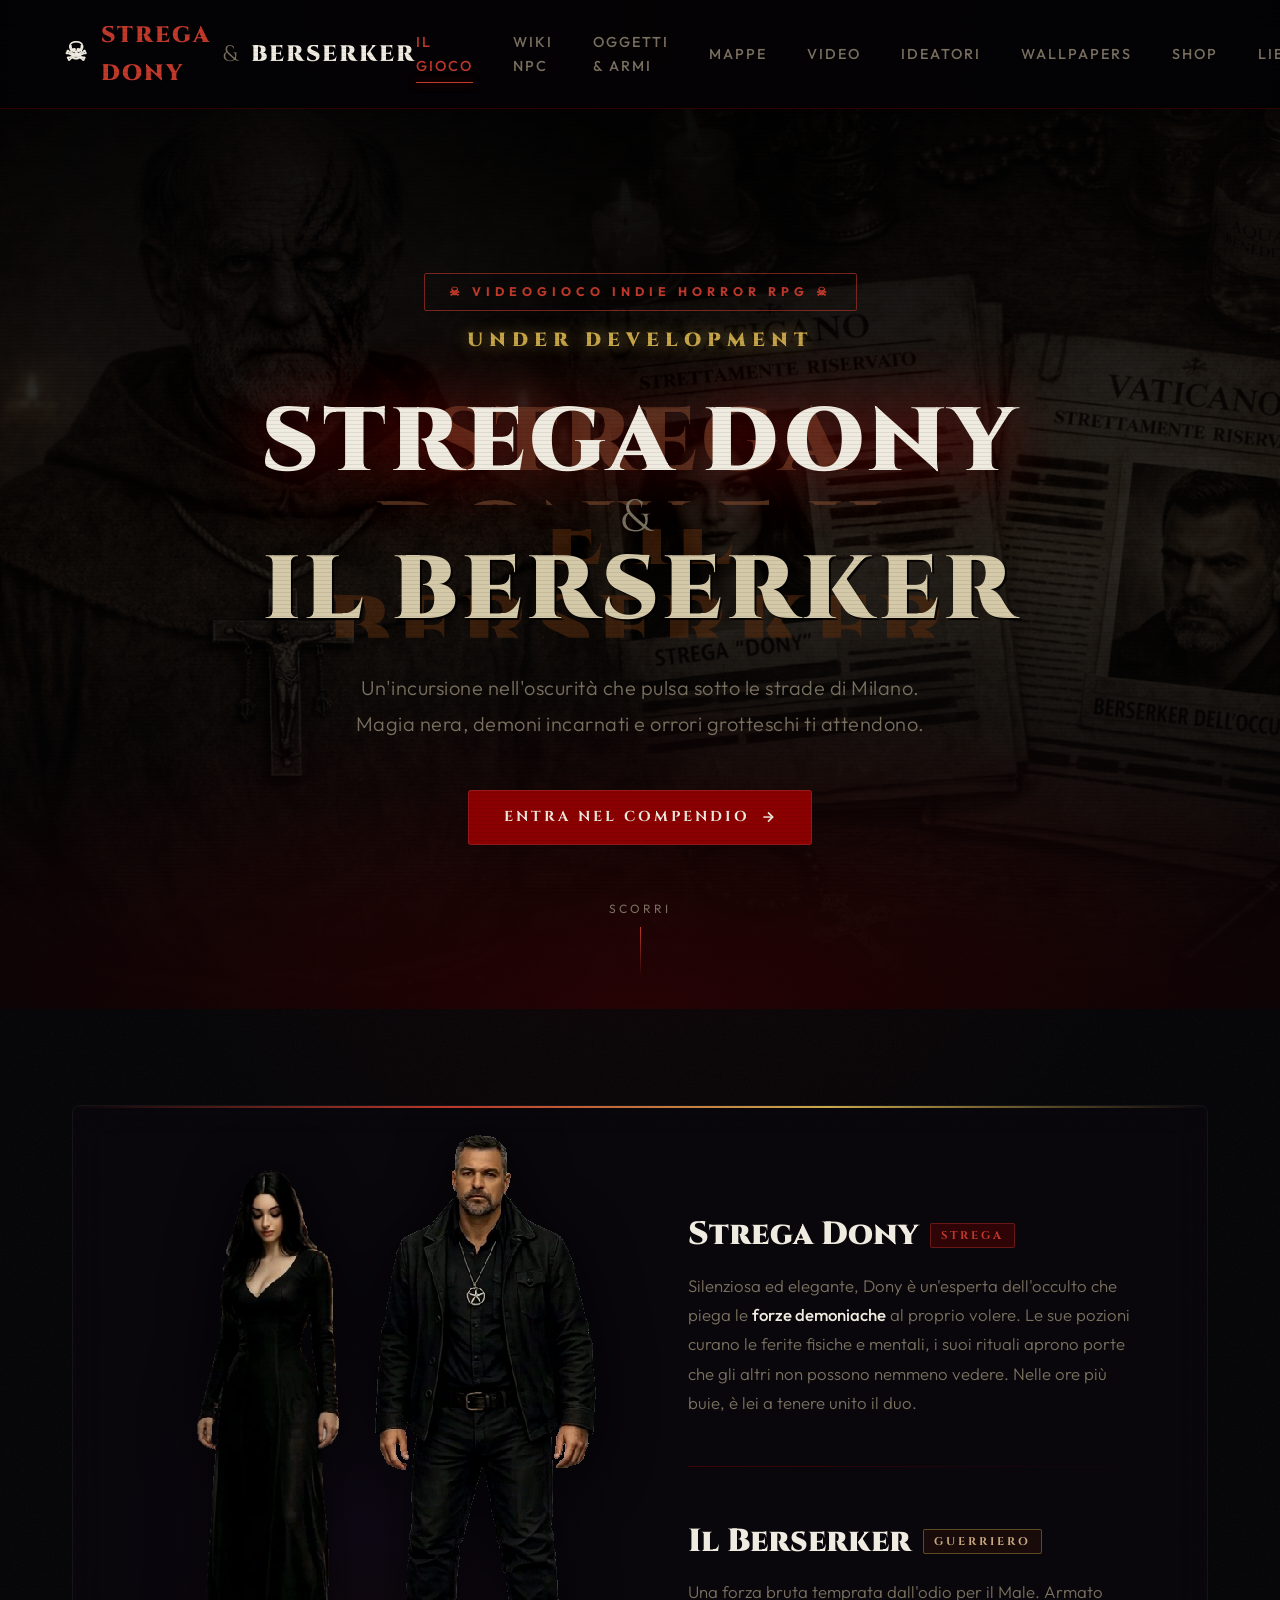
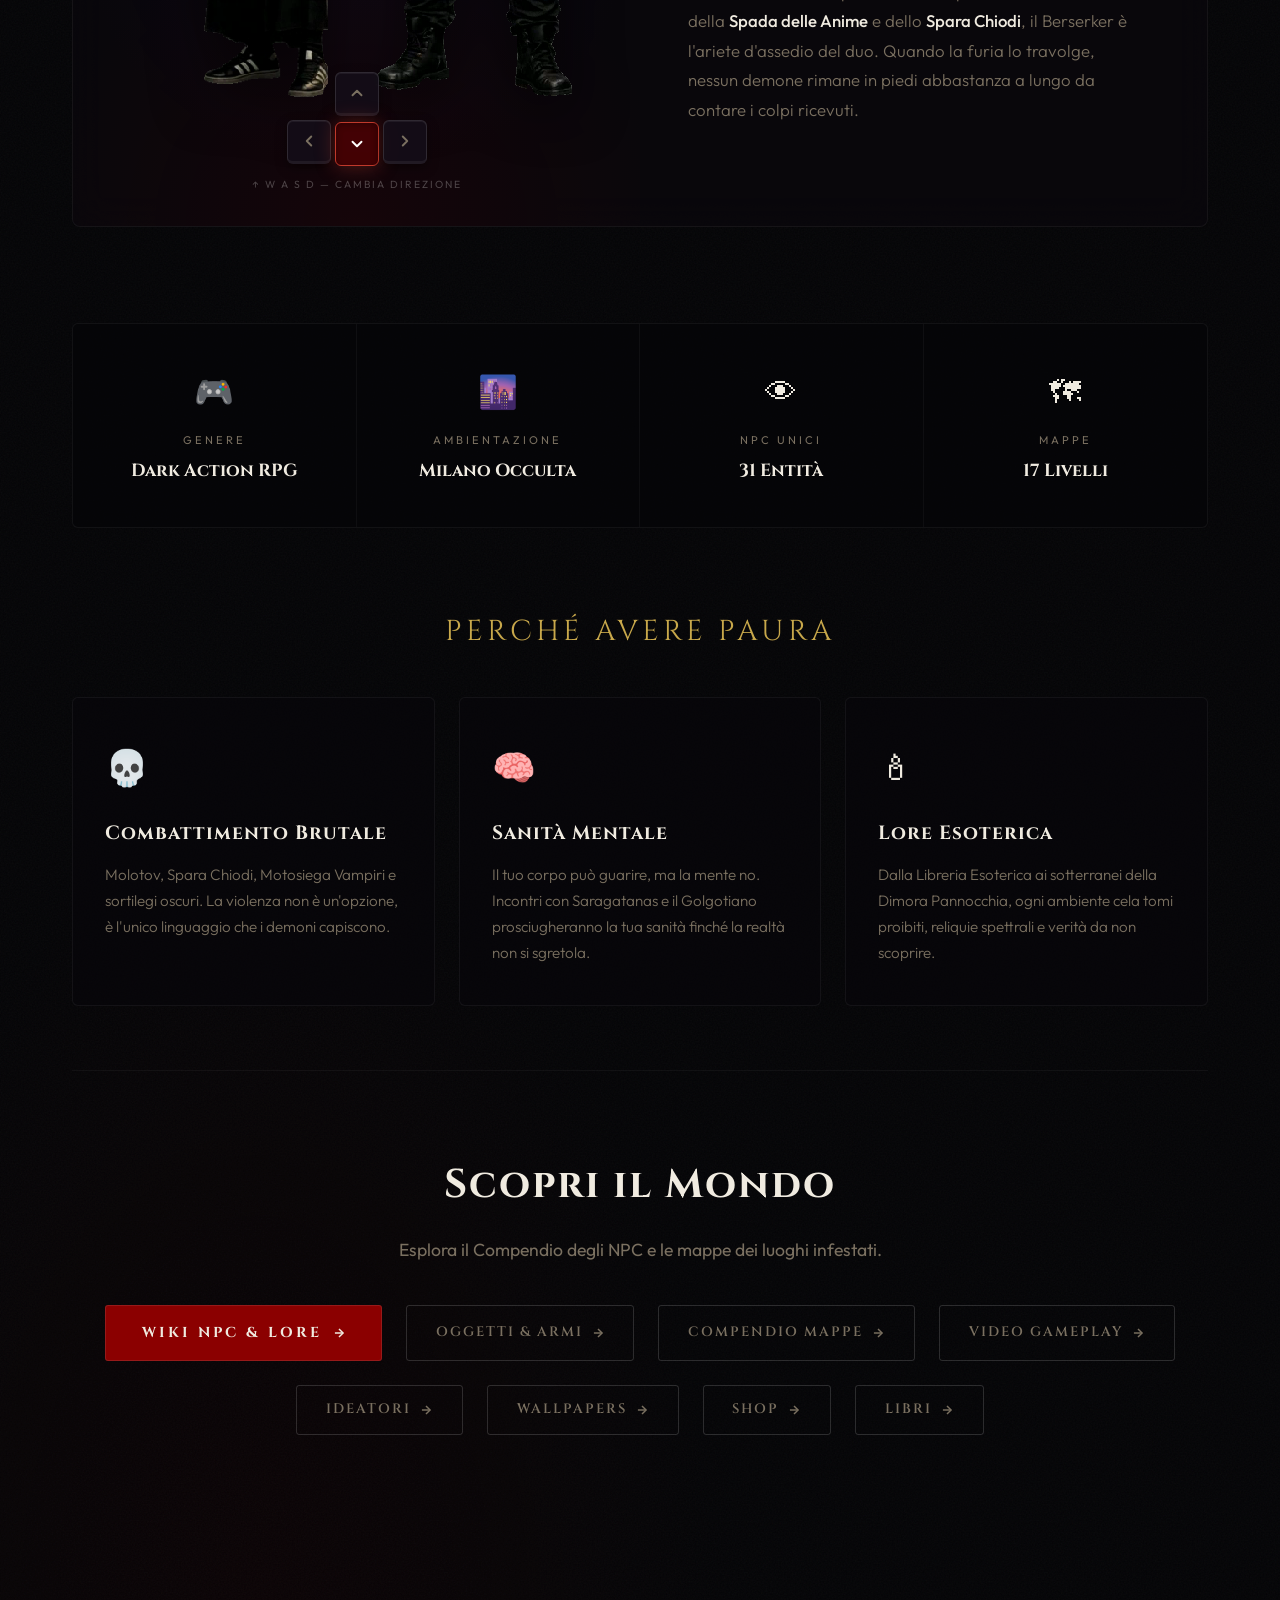
<file: index.html>
<!DOCTYPE html>
<html lang="it">
<head>
    <meta charset="UTF-8">
    <meta name="viewport" content="width=device-width, initial-scale=1.0">
    <title>Strega Dony e il Berserker — Videogioco Horror RPG Indie</title>
    <meta name="description" content="Sito ufficiale di Strega Dony e il Berserker, il videogioco indie Horror RPG ambientato in una Milano corrotta da forze demoniache.">
    <link rel="stylesheet" href="shared.css">
    <style>
        /* ── HERO ────────────────────────────────────────────── */
        .hero {
            position: relative;
            min-height: 100vh;
            display: flex;
            flex-direction: column;
            align-items: center;
            justify-content: center;
            text-align: center;
            overflow: hidden;
            padding: 2rem;
        }

        /* Animated background */
        .hero-bg {
            position: absolute;
            inset: 0;
            background: url('images/hero_bg.png') center/cover no-repeat;
            filter: brightness(0.2) saturate(0.5);
            transform: scale(1.05);
            animation: hero-drift 20s ease-in-out infinite alternate;
            z-index: 0;
        }

        @keyframes hero-drift {
            from { transform: scale(1.05) translate(0, 0); }
            to   { transform: scale(1.12) translate(-15px, -8px); }
        }

        /* Fog layers */
        .hero-fog {
            position: absolute;
            inset: 0;
            z-index: 1;
            background:
                radial-gradient(ellipse 120% 60% at 50% 100%, rgba(139,0,0,0.25) 0%, transparent 60%),
                radial-gradient(ellipse 80% 50% at 50% 0%, rgba(0,0,0,0.7) 0%, transparent 80%),
                linear-gradient(to top, rgba(3,3,5,0.95) 0%, transparent 50%, rgba(3,3,5,0.4) 100%);
        }

        /* Blood particles */
        .particles { position: absolute; inset: 0; z-index: 2; pointer-events: none; }
        .particle {
            position: absolute;
            width: 2px;
            background: linear-gradient(to bottom, var(--blood-bright), transparent);
            border-radius: 2px;
            animation: drip-fall linear infinite;
            opacity: 0;
        }

        @keyframes drip-fall {
            0%   { opacity: 0; transform: translateY(-20px); }
            10%  { opacity: 0.7; }
            90%  { opacity: 0.4; }
            100% { opacity: 0; transform: translateY(200px); }
        }

        .hero-content {
            position: relative;
            z-index: 3;
            max-width: 900px;
        }

        .game-badge {
            display: inline-block;
            font-size: 0.78rem;
            font-weight: 700;
            letter-spacing: 5px;
            text-transform: uppercase;
            color: var(--blood-bright);
            border: 1px solid rgba(192,57,43,0.6);
            padding: 0.45rem 1.5rem;
            border-radius: 2px;
            margin-bottom: 0.8rem;
            animation: badge-pulse 2.5s ease-in-out infinite;
        }

        @keyframes badge-pulse {
            0%,100% { box-shadow: 0 0 0 0 rgba(192,57,43,0.4); }
            50%      { box-shadow: 0 0 20px 6px rgba(192,57,43,0.15), inset 0 0 10px rgba(192,57,43,0.1); }
        }

        .dev-badge {
            display: block;
            font-family: 'Cinzel', serif;
            font-size: 1.2rem;
            font-weight: 900;
            letter-spacing: 6px;
            text-transform: uppercase;
            color: var(--accent-gold);
            margin-bottom: 2.5rem;
            text-shadow: 0 0 15px rgba(200,168,75,0.6);
            animation: title-flicker 4s ease-in-out infinite;
        }

        .hero h1 {
            font-family: 'Cinzel', serif;
            font-size: clamp(3rem, 7vw, 6.5rem);
            font-weight: 900;
            text-transform: uppercase;
            letter-spacing: 4px;
            line-height: 1.05;
            margin-bottom: 0.4rem;
            color: var(--text-bright);
            position: relative;
        }

        .hero h1 .title-line1 {
            display: block;
            text-shadow: 0 0 60px var(--blood-glow), 0 0 120px rgba(139,0,0,0.4);
            animation: title-flicker 8s ease-in-out infinite;
        }

        .hero h1 .title-and {
            display: block;
            font-size: 0.5em;
            color: var(--text-dim);
            letter-spacing: 10px;
            font-weight: 400;
            margin: 0.2rem 0;
        }

        .hero h1 .title-line2 {
            display: block;
            color: var(--bone);
            text-shadow: 2px 2px 0px rgba(0,0,0,0.8);
        }

        @keyframes title-flicker {
            0%,95%,100% { opacity: 1; }
            96%           { opacity: 0.7; }
            97%           { opacity: 1; }
            98%           { opacity: 0.5; }
            99%           { opacity: 1; }
        }

        .hero-sub {
            color: var(--text-dim);
            font-size: 1.25rem;
            font-weight: 300;
            max-width: 650px;
            margin: 2rem auto 3rem;
            letter-spacing: 0.5px;
            line-height: 1.8;
        }

        .hero-cta {
            display: inline-flex;
            align-items: center;
            gap: 10px;
            background: var(--blood-red);
            color: var(--text-bright);
            padding: 0.9rem 2.2rem;
            font-size: 0.9rem;
            font-weight: 700;
            font-family: 'Cinzel', serif;
            text-decoration: none;
            text-transform: uppercase;
            letter-spacing: 3px;
            border-radius: 3px;
            transition: all 0.4s;
            position: relative;
            overflow: hidden;
            border: 1px solid rgba(255,255,255,0.1);
        }

        .hero-cta::before {
            content: '';
            position: absolute;
            inset: 0;
            background: linear-gradient(45deg, transparent 30%, rgba(255,255,255,0.07) 50%, transparent 70%);
            transform: translateX(-100%);
            transition: transform 0.5s;
        }

        .hero-cta:hover::before { transform: translateX(100%); }
        .hero-cta:hover {
            background: var(--blood-bright);
            box-shadow: 0 0 30px var(--blood-glow), 0 12px 40px rgba(0,0,0,0.6);
            transform: translateY(-4px);
        }

        /* Scroll indicator */
        .scroll-hint {
            position: absolute;
            bottom: 2rem;
            left: 50%;
            transform: translateX(-50%);
            z-index: 3;
            color: var(--text-dim);
            font-size: 0.75rem;
            letter-spacing: 3px;
            text-transform: uppercase;
            display: flex;
            flex-direction: column;
            align-items: center;
            gap: 8px;
            animation: bounce 2.5s ease-in-out infinite;
        }

        @keyframes bounce {
            0%,100% { transform: translateX(-50%) translateY(0); }
            50%      { transform: translateX(-50%) translateY(10px); }
        }

        .scroll-hint::after {
            content: '';
            width: 1px;
            height: 50px;
            background: linear-gradient(to bottom, var(--blood-bright), transparent);
        }

        /* ── CONTAINER ────────────────────────────────────────── */
        .container {
            max-width: 1200px;
            margin: 0 auto;
            padding: 0 2rem 6rem;
        }

        /* ── PLAYERS SECTION ──────────────────────────────────── */
        .players-section {
            position: relative;
            margin: 6rem 0;
            border: 1px solid rgba(255,255,255,0.05);
            border-radius: 8px;
            overflow: hidden;
            background: var(--bg-surface);
            backdrop-filter: blur(20px);
            display: grid;
            grid-template-columns: 1fr 1fr;
        }

        .players-section::before {
            content: '';
            position: absolute;
            top: 0; left: 0; right: 0;
            height: 2px;
            background: linear-gradient(90deg, transparent, var(--blood-bright), var(--accent-gold), transparent);
        }

        /* ── SPRITE ANIMATION PANEL ───────────────────────────── */
        .sprite-panel {
            position: relative;
            min-height: 720px;
            display: flex;
            flex-direction: column;
            align-items: center;
            justify-content: flex-end;
            padding-bottom: 2rem;
            background: radial-gradient(ellipse 80% 60% at 50% 100%, rgba(80,0,0,0.18) 0%, transparent 70%),
                        radial-gradient(ellipse 60% 40% at 50% 60%, rgba(20,10,30,0.5) 0%, transparent 80%);
            /* overflow rimosso per non tagliare le teste in upscale */
        }

        .sprite-stage {
            position: relative;
            display: flex;
            align-items: flex-end;
            justify-content: center;
            z-index: 1;
            flex: 1;
            width: 100%;
            padding-top: 2rem;
            /* overflow rimosso per permettere sovrapposizione verso il basso */
        }

        .stage-canvas {
            image-rendering: pixelated;
            image-rendering: crisp-edges;
            display: block;
            max-height: 540px;
            width: auto;
            max-width: 100%;
            filter: drop-shadow(0 8px 24px rgba(0,0,0,0.6));
            transform: scale(1.15);
            transform-origin: bottom center;
            margin-bottom: -60px; /* Abbassa i personaggi sotto il controller WASD */
        }

        /* ── WASD CONTROLLER ──────────────────────────────────── */
        .wasd-controller {
            position: relative;
            z-index: 2;
            display: flex;
            flex-direction: column;
            align-items: center;
            gap: 4px;
            margin-top: 1.2rem;
        }

        .wasd-row {
            display: flex;
            gap: 4px;
        }

        .wasd-key {
            width: 44px;
            height: 44px;
            background: rgba(20,15,25,0.85);
            border: 1px solid rgba(255,255,255,0.12);
            border-bottom: 3px solid rgba(255,255,255,0.06);
            border-radius: 6px;
            display: flex;
            align-items: center;
            justify-content: center;
            font-family: 'Cinzel', serif;
            font-size: 0.85rem;
            font-weight: 700;
            color: var(--text-dim);
            cursor: pointer;
            transition: all 0.12s;
            user-select: none;
            backdrop-filter: blur(4px);
            box-shadow: 0 4px 12px rgba(0,0,0,0.4), inset 0 1px 0 rgba(255,255,255,0.06);
        }

        .wasd-key:hover {
            color: var(--text-bright);
            border-color: rgba(192,57,43,0.5);
            background: rgba(40,15,20,0.9);
            box-shadow: 0 4px 16px rgba(139,0,0,0.3), inset 0 1px 0 rgba(255,255,255,0.1);
        }

        .wasd-key.active {
            background: rgba(100,0,0,0.6);
            border-color: var(--blood-bright);
            color: #fff;
            transform: translateY(2px);
            border-bottom-width: 1px;
            box-shadow: 0 0 20px rgba(192,57,43,0.4), inset 0 2px 6px rgba(0,0,0,0.3);
        }

        .wasd-key svg {
            width: 18px;
            height: 18px;
            stroke: currentColor;
            fill: none;
            stroke-width: 2.5;
            stroke-linecap: round;
            stroke-linejoin: round;
        }

        .wasd-hint {
            font-size: 0.65rem;
            letter-spacing: 2px;
            text-transform: uppercase;
            color: rgba(255,255,255,0.25);
            margin-top: 0.5rem;
        }

        .players-text-side {
            padding: 4rem 4rem 4rem 3rem;
            display: flex;
            flex-direction: column;
            justify-content: center;
            gap: 3rem;
        }

        .player-entry { position: relative; }

        .player-name {
            font-family: 'Cinzel', serif;
            font-size: 2rem;
            font-weight: 900;
            color: var(--text-bright);
            margin-bottom: 0.5rem;
            display: flex;
            align-items: center;
            gap: 12px;
        }

        .player-tag {
            font-size: 0.7rem;
            font-weight: 700;
            letter-spacing: 3px;
            text-transform: uppercase;
            padding: 2px 10px;
            border-radius: 2px;
            vertical-align: middle;
        }

        .tag-witch  { background: rgba(139,0,0,0.3); color: var(--blood-bright); border: 1px solid rgba(192,57,43,0.4); }
        .tag-berserk { background: rgba(50,20,10,0.4); color: var(--flesh); border: 1px solid rgba(200,168,75,0.4); }

        .player-desc {
            color: var(--text-dim);
            font-size: 1.05rem;
            font-weight: 300;
            line-height: 1.75;
        }

        .player-desc strong { color: var(--text-bright); font-weight: 500; }

        .player-divider {
            height: 1px;
            background: linear-gradient(90deg, var(--blood-red), transparent);
            opacity: 0.4;
        }

        /* ── GAME INFO STRIP ──────────────────────────────────── */
        .info-strip {
            display: grid;
            grid-template-columns: repeat(4, 1fr);
            gap: 0;
            border: 1px solid rgba(255,255,255,0.05);
            border-radius: 6px;
            overflow: hidden;
            margin: 5rem 0;
            background: rgba(5,5,8,0.8);
        }

        .info-cell {
            padding: 2.5rem 2rem;
            text-align: center;
            border-right: 1px solid rgba(255,255,255,0.04);
            transition: background 0.3s;
        }

        .info-cell:last-child { border-right: none; }
        .info-cell:hover { background: rgba(139,0,0,0.08); }

        .info-cell .ic-icon { font-size: 2rem; margin-bottom: 0.8rem; display: block; }
        .info-cell .ic-label { font-size: 0.7rem; text-transform: uppercase; letter-spacing: 3px; color: var(--text-dim); margin-bottom: 0.4rem; }
        .info-cell .ic-val { font-family: 'Cinzel', serif; font-size: 1.1rem; color: var(--text-bright); font-weight: 700; }

        /* ── FEATURES ─────────────────────────────────────────── */
        .features-title {
            font-family: 'Cinzel', serif;
            font-size: 1.8rem;
            color: var(--accent-gold);
            text-align: center;
            text-transform: uppercase;
            letter-spacing: 4px;
            margin: 4rem 0 2.5rem;
        }

        .features-grid {
            display: grid;
            grid-template-columns: repeat(3, 1fr);
            gap: 1.5rem;
        }

        .feat-card {
            background: rgba(8,6,10,0.7);
            border: 1px solid rgba(255,255,255,0.05);
            border-radius: 6px;
            padding: 2.5rem 2rem;
            transition: all 0.4s;
            position: relative;
            overflow: hidden;
        }

        .feat-card::before {
            content: '';
            position: absolute;
            top: 0; left: 0; right: 0;
            height: 2px;
            background: linear-gradient(90deg, transparent, var(--blood-red), transparent);
            transform: scaleX(0);
            transition: transform 0.4s;
        }

        .feat-card:hover { transform: translateY(-8px); background: rgba(15,8,10,0.85); border-color: rgba(192,57,43,0.2); }
        .feat-card:hover::before { transform: scaleX(1); }

        .feat-icon { font-size: 2.2rem; margin-bottom: 1.2rem; display: block; }
        .feat-card h3 { font-family: 'Cinzel', serif; color: var(--text-bright); font-size: 1.2rem; margin-bottom: 0.8rem; letter-spacing: 1px; }
        .feat-card p  { color: var(--text-dim); font-size: 0.95rem; font-weight: 300; line-height: 1.7; }

        /* ── CTA STRIP ────────────────────────────────────────── */
        .cta-strip {
            text-align: center;
            padding: 5rem 2rem;
            border-top: 1px solid rgba(255,255,255,0.04);
            margin-top: 4rem;
        }

        .cta-strip h2 { font-family: 'Cinzel', serif; font-size: 2.5rem; color: var(--text-bright); margin-bottom: 1rem; letter-spacing: 2px; }
        .cta-strip p  { color: var(--text-dim); margin-bottom: 2.5rem; font-size: 1.1rem; }

        .cta-strip-links { display: flex; gap: 1.5rem; justify-content: center; flex-wrap: wrap; }

        .cta-outline {
            display: inline-flex; align-items: center; gap: 8px;
            background: transparent; color: var(--text-dim);
            border: 1px solid rgba(255,255,255,0.15);
            padding: 0.8rem 1.8rem; font-size: 0.85rem; font-weight: 600;
            font-family: 'Cinzel', serif;
            text-decoration: none; text-transform: uppercase;
            letter-spacing: 2px; border-radius: 3px;
            transition: all 0.35s;
        }

        .cta-outline:hover { color: var(--text-bright); border-color: var(--accent-gold); box-shadow: 0 0 20px rgba(200,168,75,0.15); }

        /* ── RESPONSIVE ───────────────────────────────────────── */
        @media (max-width: 1000px) {
            .players-section { grid-template-columns: 1fr; }
            .sprite-panel { min-height: 650px; } /* Aumentato per iPad per contenere i personaggi grandi */
            .stage-canvas { max-height: 450px; margin-bottom: -40px; transform: scale(1.2); }
            .players-text-side { padding: 3rem 2rem; }
            .info-strip { grid-template-columns: repeat(2, 1fr); }
            .features-grid { grid-template-columns: 1fr 1fr; }
        }

        @media (max-width: 640px) {
            .container { padding: 0 1rem 4rem; }
            .players-section { overflow: visible; }
            .features-grid { grid-template-columns: 1fr; }
            .info-strip { grid-template-columns: repeat(2,1fr); }
            .hero h1 { font-size: 2.8rem; }
            .sprite-panel { min-height: 600px; }
            .sprite-stage { padding-top: 140px; }
            /* Mobile bottleneck: limit canvas width so 1.4 scale doesn't exceed screen, remove overflow crop */
            .stage-canvas { 
                max-width: calc(95vw / 1.4); 
                max-height: 350px; 
                margin-bottom: 0px; 
                transform: scale(1.4); 
            }
            .wasd-key { width: 38px; height: 38px; font-size: 0.75rem; }
        }

        /* ── SUORA NERA — scroll-driven sprite, right edge ────────── */
        #suora-nera-sprite {
            position: fixed;
            right: 0;
            /* centrata verticalmente */
            top: 50%;
            /* transform controllata via JS — nessuna transition qui per evitare conflitti */
            transform: translateY(-50%) translateX(110%);
            z-index: 8888;
            pointer-events: none;
            height: clamp(420px, 75vh, 900px);
            width: auto;
            opacity: 0;
            /* transizione morbida per position e opacity */
            transition: transform 0.18s linear,
                        opacity  0.18s linear;
            image-rendering: pixelated;
            image-rendering: crisp-edges;
            filter: drop-shadow(-8px 0 20px rgba(60,0,0,0.6))
                    drop-shadow(0 4px 12px rgba(0,0,0,0.8));
        }
        /* Tablet (iPad) */
        @media (min-width: 641px) and (max-width: 1024px) {
            #suora-nera-sprite {
                height: clamp(180px, 32vh, 360px);
            }
        }
        /* Mobile */
        @media (max-width: 640px) {
            #suora-nera-sprite {
                height: clamp(330px, 65vh, 600px);
            }
        }
    </style>
</head>
<body>

    <!-- ── SUORA NERA — scroll sprite right edge ────────────────── -->
    <canvas id="suora-nera-sprite" aria-hidden="true"></canvas>

    <!-- ── NAV ──────────────────────────────────────────────── -->
    <nav>
        <a href="index.html" class="nav-brand">
            <span class="skull">☠</span>
            <span class="brand-red">STREGA DONY</span>
            <span class="brand-amp">&amp;</span>
            BERSERKER
        </a>
        <div class="nav-links">
            <a href="index.html" class="active">Il Gioco</a>
            <a href="compendio.html">Wiki NPC</a>
            <a href="oggetti.html">Oggetti &amp; Armi</a>
            <a href="mappe.html">Mappe</a>
                    <a href="video.html">Video</a>
            <a href="ideatori.html">Ideatori</a>
            <a href="wallpapers.html">Wallpapers</a>
            <a href="shop.html">Shop</a>
            <a href="libri.html">Libri</a>
        </div>
    </nav>

    <!-- ── HERO ─────────────────────────────────────────────── -->
    <header class="hero">
        <div class="hero-bg"></div>
        <div class="hero-fog"></div>

        <!-- Blood drip particles -->
        <div class="particles" id="particles"></div>

        <div class="hero-content">
            <div class="game-badge">☠ Videogioco Indie Horror RPG ☠</div>
            <div class="dev-badge">UNDER DEVELOPMENT</div>
            <h1 class="glitch-title" data-text="STREGA DONY E IL BERSERKER">
                <span class="title-line1">STREGA DONY</span>
                <span class="title-and">&amp;</span>
                <span class="title-line2">IL BERSERKER</span>
            </h1>
            <p class="hero-sub">
                Un'incursione nell'oscurità che pulsa sotto le strade di Milano.<br>
                Magia nera, demoni incarnati e orrori grotteschi ti attendono.
            </p>
            <a href="compendio.html" class="hero-cta">
                Entra nel Compendio
                <svg width="16" height="16" viewBox="0 0 24 24" fill="none" stroke="currentColor" stroke-width="2.5"><line x1="5" y1="12" x2="19" y2="12"/><polyline points="12 5 19 12 12 19"/></svg>
            </a>
        </div>

        <div class="scroll-hint">Scorri</div>
    </header>

    <!-- ── CONTAINER ─────────────────────────────────────────── -->
    <main class="container">

        <!-- PLAYERS -->
        <section class="players-section">

            <!-- SPRITE ANIMATION PANEL -->
            <div class="sprite-panel" id="spritePanel">
                <div class="sprite-stage">
                    <canvas id="stageCanvas" class="stage-canvas" aria-label="Dony e Berserker animati"></canvas>
                </div>

                <!-- WASD Controller -->
                <div class="wasd-controller">
                    <div class="wasd-row">
                        <div class="wasd-key" id="key-w" data-dir="n" title="Nord">
                            <svg viewBox="0 0 24 24"><polyline points="18 15 12 9 6 15"/></svg>
                        </div>
                    </div>
                    <div class="wasd-row">
                        <div class="wasd-key" id="key-a" data-dir="w" title="Ovest">
                            <svg viewBox="0 0 24 24"><polyline points="15 18 9 12 15 6"/></svg>
                        </div>
                        <div class="wasd-key" id="key-s" data-dir="s" title="Sud">
                            <svg viewBox="0 0 24 24"><polyline points="6 9 12 15 18 9"/></svg>
                        </div>
                        <div class="wasd-key" id="key-d" data-dir="e" title="Est">
                            <svg viewBox="0 0 24 24"><polyline points="9 18 15 12 9 6"/></svg>
                        </div>
                    </div>
                    <p class="wasd-hint">↑ W A S D — cambia direzione</p>
                </div>
            </div>

            <div class="players-text-side">
                <div class="player-entry">
                    <h2 class="player-name">
                        Strega Dony
                        <span class="player-tag tag-witch">Strega</span>
                    </h2>
                    <p class="player-desc">
                        Silenziosa ed elegante, Dony è un'esperta dell'occulto che piega le <strong>forze demoniache</strong> al proprio volere. Le sue pozioni curano le ferite fisiche e mentali, i suoi rituali aprono porte che gli altri non possono nemmeno vedere. Nelle ore più buie, è lei a tenere unito il duo.
                    </p>
                </div>
                <div class="player-divider"></div>
                <div class="player-entry">
                    <h2 class="player-name">
                        Il Berserker
                        <span class="player-tag tag-berserk">Guerriero</span>
                    </h2>
                    <p class="player-desc">
                        Una forza bruta temprata dall'odio per il Male. Armato della <strong>Spada delle Anime</strong> e dello <strong>Spara Chiodi</strong>, il Berserker è l'ariete d'assedio del duo. Quando la furia lo travolge, nessun demone rimane in piedi abbastanza a lungo da contare i colpi ricevuti.
                    </p>
                </div>
            </div>
        </section>

        <!-- INFO STRIP -->
        <div class="info-strip">
            <div class="info-cell">
                <span class="ic-icon">🎮</span>
                <div class="ic-label">Genere</div>
                <div class="ic-val">Dark Action RPG</div>
            </div>
            <div class="info-cell">
                <span class="ic-icon">🌆</span>
                <div class="ic-label">Ambientazione</div>
                <div class="ic-val">Milano Occulta</div>
            </div>
            <div class="info-cell">
                <span class="ic-icon">👁</span>
                <div class="ic-label">NPC Unici</div>
                <div class="ic-val">31 Entità</div>
            </div>
            <div class="info-cell">
                <span class="ic-icon">🗺</span>
                <div class="ic-label">Mappe</div>
                <div class="ic-val">17 Livelli</div>
            </div>
        </div>

        <!-- FEATURES -->
        <p class="features-title">Perché Avere Paura</p>
        <div class="features-grid">
            <div class="feat-card">
                <span class="feat-icon">💀</span>
                <h3>Combattimento Brutale</h3>
                <p>Molotov, Spara Chiodi, Motosiega Vampiri e sortilegi oscuri. La violenza non è un'opzione, è l'unico linguaggio che i demoni capiscono.</p>
            </div>
            <div class="feat-card">
                <span class="feat-icon">🧠</span>
                <h3>Sanità Mentale</h3>
                <p>Il tuo corpo può guarire, ma la mente no. Incontri con Saragatanas e il Golgotiano prosciugheranno la tua sanità finché la realtà non si sgretola.</p>
            </div>
            <div class="feat-card">
                <span class="feat-icon">🕯</span>
                <h3>Lore Esoterica</h3>
                <p>Dalla Libreria Esoterica ai sotterranei della Dimora Pannocchia, ogni ambiente cela tomi proibiti, reliquie spettrali e verità da non scoprire.</p>
            </div>
        </div>

        <!-- CTA STRIP -->
        <div class="cta-strip">
            <h2>Scopri il Mondo</h2>
            <p>Esplora il Compendio degli NPC e le mappe dei luoghi infestati.</p>
            <div class="cta-strip-links">
                <a href="compendio.html" class="hero-cta">
                    Wiki NPC &amp; Lore
                    <svg width="14" height="14" viewBox="0 0 24 24" fill="none" stroke="currentColor" stroke-width="2.5"><line x1="5" y1="12" x2="19" y2="12"/><polyline points="12 5 19 12 12 19"/></svg>
                </a>
                <a href="oggetti.html" class="cta-outline">
                    Oggetti &amp; Armi
                    <svg width="14" height="14" viewBox="0 0 24 24" fill="none" stroke="currentColor" stroke-width="2.5"><line x1="5" y1="12" x2="19" y2="12"/><polyline points="12 5 19 12 12 19"/></svg>
                </a>
                <a href="mappe.html" class="cta-outline">
                    Compendio Mappe
                    <svg width="14" height="14" viewBox="0 0 24 24" fill="none" stroke="currentColor" stroke-width="2.5"><line x1="5" y1="12" x2="19" y2="12"/><polyline points="12 5 19 12 12 19"/></svg>
                </a>
                <a href="video.html" class="cta-outline">
                    Video Gameplay
                    <svg width="14" height="14" viewBox="0 0 24 24" fill="none" stroke="currentColor" stroke-width="2.5"><line x1="5" y1="12" x2="19" y2="12"/><polyline points="12 5 19 12 12 19"/></svg>
                </a>
                <a href="ideatori.html" class="cta-outline">
                    Ideatori
                    <svg width="14" height="14" viewBox="0 0 24 24" fill="none" stroke="currentColor" stroke-width="2.5"><line x1="5" y1="12" x2="19" y2="12"/><polyline points="12 5 19 12 12 19"/></svg>
                </a>
                <a href="wallpapers.html" class="cta-outline">
                    Wallpapers
                    <svg width="14" height="14" viewBox="0 0 24 24" fill="none" stroke="currentColor" stroke-width="2.5"><line x1="5" y1="12" x2="19" y2="12"/><polyline points="12 5 19 12 12 19"/></svg>
                </a>
                <a href="shop.html" class="cta-outline">
                    Shop
                    <svg width="14" height="14" viewBox="0 0 24 24" fill="none" stroke="currentColor" stroke-width="2.5"><line x1="5" y1="12" x2="19" y2="12"/><polyline points="12 5 19 12 12 19"/></svg>
                </a>
                <a href="libri.html" class="cta-outline">
                    Libri
                    <svg width="14" height="14" viewBox="0 0 24 24" fill="none" stroke="currentColor" stroke-width="2.5"><line x1="5" y1="12" x2="19" y2="12"/><polyline points="12 5 19 12 12 19"/></svg>
                </a>
            </div>
        </div>

    </main>

    <script>
        // ── Blood drip particles ──────────────────────────────────
        const container = document.getElementById('particles');
        for (let i = 0; i < 20; i++) {
            const p = document.createElement('div');
            p.className = 'particle';
            const h = Math.random() * 80 + 20;
            const delay = Math.random() * 8;
            const dur   = Math.random() * 6 + 4;
            p.style.cssText = `
                left: ${Math.random() * 100}%;
                top: ${Math.random() * 60}%;
                height: ${h}px;
                animation-duration: ${dur}s;
                animation-delay: ${delay}s;
                opacity: 0;
            `;
            container.appendChild(p);
        }

        // Staggered card fade-in
        document.querySelectorAll('.npc-card').forEach((c, i) => {
            c.style.animationDelay = `${i * 0.04}s`;
        });

        // ── Sprite Animation Engine — single shared canvas ───────────
        (function () {
            const TOTAL_FRAMES = 36;
            const FPS          = 8;
            const FRAME_MS     = 1000 / FPS;
            const DIRS         = ['n', 's', 'e', 'w'];
            const DIR_KEY_MAP  = { w: 'n', s: 's', a: 'w', d: 'e' };
            const SHADOW_H     = 20; // px reserved at bottom for ground shadow

            const canvas = document.getElementById('stageCanvas');
            const ctx    = canvas.getContext('2d');
            const cache  = { Dony: {}, Berserker: {} };

            // max dims per character (set after preload)
            let maxDW = 0, maxDH = 0, maxBW = 0, maxBH = 0;
            // transparent bottom-padding per char per dir (px to add to dy/by)
            const footOffset = { Dony: {}, Berserker: {} };

            let currentDir   = 's';
            let currentFrame = 0;
            let lastTime     = null;
            let animId       = null;

            function framePath(char, dir, frame) {
                return `animazioni/${char}/${dir}/frame_${String(frame).padStart(4,'0')}.png`;
            }

            // Scan from bottom of a bitmap to find the lowest non-transparent row.
            // Returns bmp.height-1 as safe fallback if pixel read fails (SecurityError).
            function findFootY(bmp) {
                try {
                    const oc = document.createElement('canvas');
                    oc.width = bmp.width; oc.height = bmp.height;
                    const ox = oc.getContext('2d', { willReadFrequently: true });
                    ox.drawImage(bmp, 0, 0);
                    const data = ox.getImageData(0, 0, bmp.width, bmp.height).data;
                    for (let y = bmp.height - 1; y >= 0; y--) {
                        for (let x = 0; x < bmp.width; x++) {
                            if (data[(y * bmp.width + x) * 4 + 3] > 8) return y;
                        }
                    }
                    return bmp.height - 1;
                } catch (e) {
                    return bmp.height - 1; // no correction on error
                }
            }

            function drawShadow(cx, rx) {
                const y = canvas.height - 4;
                const grad = ctx.createRadialGradient(cx, y, 0, cx, y, rx);
                grad.addColorStop(0, 'rgba(0,0,0,0.45)');
                grad.addColorStop(1, 'rgba(0,0,0,0)');
                ctx.save();
                ctx.scale(1, 0.25);          // flatten ellipse
                ctx.beginPath();
                ctx.arc(cx, y * 4, rx, 0, Math.PI * 2);
                ctx.fillStyle = grad;
                ctx.fill();
                ctx.restore();
            }

            // Manual tuning for specific directions where the raw PNG sizes/positions don't match visually
            const manualTuning = {
                Dony: {
                    s: { scale: 0.93, dy: 0, dx: 40 },
                    n: { scale: 1.0, dy: -20, dx: 40 }, // shift up
                    e: { scale: 0.92, dy: 0, dx: 40 },
                    w: { scale: 0.92, dy: 0, dx: 40 }
                },
                Berserker: {
                    s: { scale: 1.0, dy: 0, dx: -40 },
                    n: { scale: 1.0, dy: 0, dx: -40 },
                    e: { scale: 0.92, dy: 0, dx: -40 },
                    w: { scale: 0.92, dy: 0, dx: -40 }
                }
            };

            function drawFrame(dir, frame) {
                const dBmp = cache.Dony[dir][frame];
                const bBmp = cache.Berserker[dir][frame];
                if (!dBmp || !bBmp) return;

                const W = canvas.width;
                const H = canvas.height;
                const baseline = H - SHADOW_H; // feet sit on this line

                ctx.clearRect(0, 0, W, H);

                // Ground shadows (drawn before characters so they appear behind)
                const dCX = Math.floor(maxDW / 2) + manualTuning.Dony[dir].dx;
                const bCX = maxDW + Math.floor(maxBW / 2) + manualTuning.Berserker[dir].dx;
                drawShadow(dCX, dBmp.width * 0.38 * manualTuning.Dony[dir].scale);
                drawShadow(bCX, bBmp.width * 0.38 * manualTuning.Berserker[dir].scale);

                // Dony
                const dt = manualTuning.Dony[dir];
                const dw = dBmp.width * dt.scale;
                const dh = dBmp.height * dt.scale;
                const dx = Math.floor((maxDW - dw) / 2) + dt.dx;
                const dy = baseline - dh + footOffset.Dony[dir] * dt.scale + dt.dy;
                ctx.drawImage(dBmp, dx, dy, dw, dh);

                // Berserker
                const bt = manualTuning.Berserker[dir];
                const bw = bBmp.width * bt.scale;
                const bh = bBmp.height * bt.scale;
                const bx = maxDW + Math.floor((maxBW - bw) / 2) + bt.dx;
                const by = baseline - bh + footOffset.Berserker[dir] * bt.scale + bt.dy;
                ctx.drawImage(bBmp, bx, by, bw, bh);
            }

            function animLoop(ts) {
                if (lastTime === null) lastTime = ts;
                while (ts - lastTime >= FRAME_MS) {
                    lastTime += FRAME_MS;
                    currentFrame = (currentFrame + 1) % TOTAL_FRAMES;
                }
                drawFrame(currentDir, currentFrame);
                animId = requestAnimationFrame(animLoop);
            }

            function startAnim() {
                if (animId) cancelAnimationFrame(animId);
                lastTime = null; currentFrame = 0;
                drawFrame(currentDir, 0);
                animId = requestAnimationFrame(animLoop);
            }

            function changeDir(newDir) {
                if (currentDir === newDir) return;
                currentDir = newDir; currentFrame = 0; lastTime = null;
            }

            function loadImageBitmap(src) {
                return new Promise(resolve => {
                    const img = new Image();
                    img.onload = () => {
                        if (typeof createImageBitmap !== 'undefined')
                            createImageBitmap(img).then(resolve).catch(() => resolve(img));
                        else resolve(img);
                    };
                    img.onerror = () => resolve(null);
                    img.src = src;
                });
            }

            async function preload() {
                // Initialize cache arrays
                DIRS.forEach(dir => {
                    cache.Dony[dir]      = new Array(TOTAL_FRAMES);
                    cache.Berserker[dir] = new Array(TOTAL_FRAMES);
                });

                // Phase 1: Load ONLY frame 0 for all directions first
                const initialTasks = [];
                DIRS.forEach(dir => {
                    ['Dony','Berserker'].forEach(char => {
                        initialTasks.push(
                            loadImageBitmap(framePath(char, dir, 0)).then(bmp => { cache[char][dir][0] = bmp; })
                        );
                    });
                });
                await Promise.all(initialTasks);

                // Phase 2: Compute dimensions and setup from frame 0
                // (Idle animation frames from same export share identical canvas dimensions)
                DIRS.forEach(dir => {
                    const df = cache.Dony[dir][0];
                    const bf = cache.Berserker[dir][0];
                    if(df){ maxDW=Math.max(maxDW,df.width); maxDH=Math.max(maxDH,df.height); }
                    if(bf){ maxBW=Math.max(maxBW,bf.width); maxBH=Math.max(maxBH,bf.height); }
                });

                // Compute foot offsets
                DIRS.forEach(dir => { footOffset.Dony[dir] = 0; footOffset.Berserker[dir] = 0; });
                try {
                    DIRS.forEach(dir => {
                        const df = cache.Dony[dir][0];
                        const bf = cache.Berserker[dir][0];
                        if (df) footOffset.Dony[dir]      = df.height - 1 - findFootY(df);
                        if (bf) footOffset.Berserker[dir] = bf.height - 1 - findFootY(bf);
                    });
                } catch(e) { /* keep zeros on any unexpected error */ }

                // Combined canvas: side-by-side, same baseline
                canvas.width  = maxDW + maxBW;
                canvas.height = Math.max(maxDH, maxBH) + SHADOW_H;

                // Start the animation loop immediately so characters appear on screen instantly
                startAnim();

                // Phase 3: Lazy load the remaining frames in the background
                DIRS.forEach(dir => {
                    for (let f = 1; f < TOTAL_FRAMES; f++) {
                        ['Dony','Berserker'].forEach(char => {
                            loadImageBitmap(framePath(char, dir, f)).then(bmp => { cache[char][dir][f] = bmp; });
                        });
                    }
                });
            }

            document.querySelectorAll('.wasd-key').forEach(btn => {
                const activate = () => { changeDir(btn.dataset.dir); updateActiveKey(btn.dataset.dir); };
                btn.addEventListener('click', activate);
                btn.addEventListener('touchstart', e => { e.preventDefault(); activate(); }, { passive: false });
            });

            document.addEventListener('keydown', e => {
                const k = e.key.toLowerCase();
                if (DIR_KEY_MAP[k]) { e.preventDefault(); const d=DIR_KEY_MAP[k]; changeDir(d); updateActiveKey(d); }
            });

            function updateActiveKey(dir) {
                const m = { n:'key-w', s:'key-s', w:'key-a', e:'key-d' };
                document.querySelectorAll('.wasd-key').forEach(b => b.classList.remove('active'));
                const el = document.getElementById(m[dir]); if (el) el.classList.add('active');
            }

            updateActiveKey('s');
            preload();
        })();

        // ── SUORA NERA — scroll-driven, frame-position sincroni ──────
        (function () {
            // Frame disponibili nella cartella: 0027 → 0041 (15 frame)
            const FRAMES_START = 27;
            const FRAMES_END   = 41;
            const TOTAL        = FRAMES_END - FRAMES_START + 1; // 15 frame
            const BASE_PATH    = 'animazioni/suora_nera_appare/';

            // Quanti frame di "entrata" e "uscita" (slide da/verso il bordo destro)
            // I restanti frame centrali la mostrano completamente visibile.
            const SLIDE_IN_FRAMES  = 4;  // frame 0–3:  entra da destra
            const SLIDE_OUT_FRAMES = 4;  // frame 11–14: esce verso destra

            const el  = document.getElementById('suora-nera-sprite');
            const ctx = el.getContext('2d');

            // ─ Preload frames ──────────────────────────────────────────
            const frames = new Array(TOTAL).fill(null);
            let naturalW = 0, naturalH = 0;

            function pad(n) { return String(n).padStart(4, '0'); }

            for (let i = 0; i < TOTAL; i++) {
                const img = new Image();
                img.src = BASE_PATH + 'frame_' + pad(FRAMES_START + i) + '.png';
                img.onload = (function (idx, im) {
                    return function () {
                        frames[idx] = im;
                        if (!naturalW && im.naturalWidth) {
                            naturalW = im.naturalWidth;
                            naturalH = im.naturalHeight;
                            el.width  = naturalW;
                            el.height = naturalH;
                        }
                        if (idx === 0) applyFrameVisual(0);
                    };
                })(i, img);
            }

            // ─ Disegna un frame sul canvas ─────────────────────────────
            let lastDrawn = -1;
            function renderFrame(idx) {
                if (idx === lastDrawn) return;
                const bmp = frames[idx];
                if (!bmp) return;
                if (naturalW && el.width !== naturalW) { el.width = naturalW; el.height = naturalH; }
                ctx.clearRect(0, 0, el.width, el.height);
                ctx.drawImage(bmp, 0, 0);
                lastDrawn = idx;
            }

            // ─ Aggiorna frame + posizione CSS in modo coordinato ───────
            // slideX: 0 = completamente visibile, 100 = fuori schermo a destra
            // opacity: 0 nascosta, 1 visibile
            function applyFrameVisual(idx) {
                renderFrame(idx);

                let slideX, opacity;

                if (idx < SLIDE_IN_FRAMES) {
                    // Entrata: scivola da 100% a 0%
                    const t = idx / SLIDE_IN_FRAMES;          // 0→1
                    slideX  = (1 - easeOut(t)) * 100;         // 100→0
                    opacity = easeOut(t);                      // 0→1
                } else if (idx >= TOTAL - SLIDE_OUT_FRAMES) {
                    // Uscita: scivola da 0% a 100%
                    const t = (idx - (TOTAL - SLIDE_OUT_FRAMES)) / SLIDE_OUT_FRAMES; // 0→1
                    slideX  = easeIn(t) * 100;                // 0→100
                    opacity = 1 - easeIn(t);                  // 1→0
                } else {
                    // Piena visibilità
                    slideX  = 0;
                    opacity = 1;
                }

                el.style.transform = `translateY(-50%) translateX(${slideX.toFixed(1)}%)`;
                el.style.opacity   = opacity.toFixed(3);
            }

            function easeOut(t) { return 1 - Math.pow(1 - t, 2); }
            function easeIn(t)  { return t * t; }

            // ─ Scroll logic ────────────────────────────────────────────
            const playersSec = document.querySelector('.players-section');

            function onScroll() {
                if (!playersSec) return;
                const rect = playersSec.getBoundingClientRect();
                const vh   = window.innerHeight;

                // La sezione è in zona se è parzialmente visibile
                const inZone = rect.top < vh * 0.9 && rect.bottom > vh * 0.1;

                if (!inZone) {
                    // Nasconde completamente fuori zona
                    el.style.transform = 'translateY(-50%) translateX(110%)';
                    el.style.opacity   = '0';
                    lastDrawn = -1; // forza ridisegno alla prossima entrata
                    return;
                }

                // Progresso 0 = sezione appena entrata in basso;
                // Progresso 1 = sezione uscita in alto
                const totalTravel = rect.height + vh;
                const traveled    = vh * 0.9 - rect.top;
                const progress    = Math.max(0, Math.min(1, traveled / totalTravel));

                // Mappa il progresso ai frame disponibili
                const frameIdx = Math.min(TOTAL - 1, Math.floor(progress * TOTAL));
                applyFrameVisual(frameIdx);
            }

            // rAF-throttled scroll listener
            let rafPending = false;
            window.addEventListener('scroll', function () {
                if (!rafPending) {
                    rafPending = true;
                    requestAnimationFrame(function () { onScroll(); rafPending = false; });
                }
            }, { passive: true });

            onScroll();
        })();

    </script>

</body>
</html>
</file>
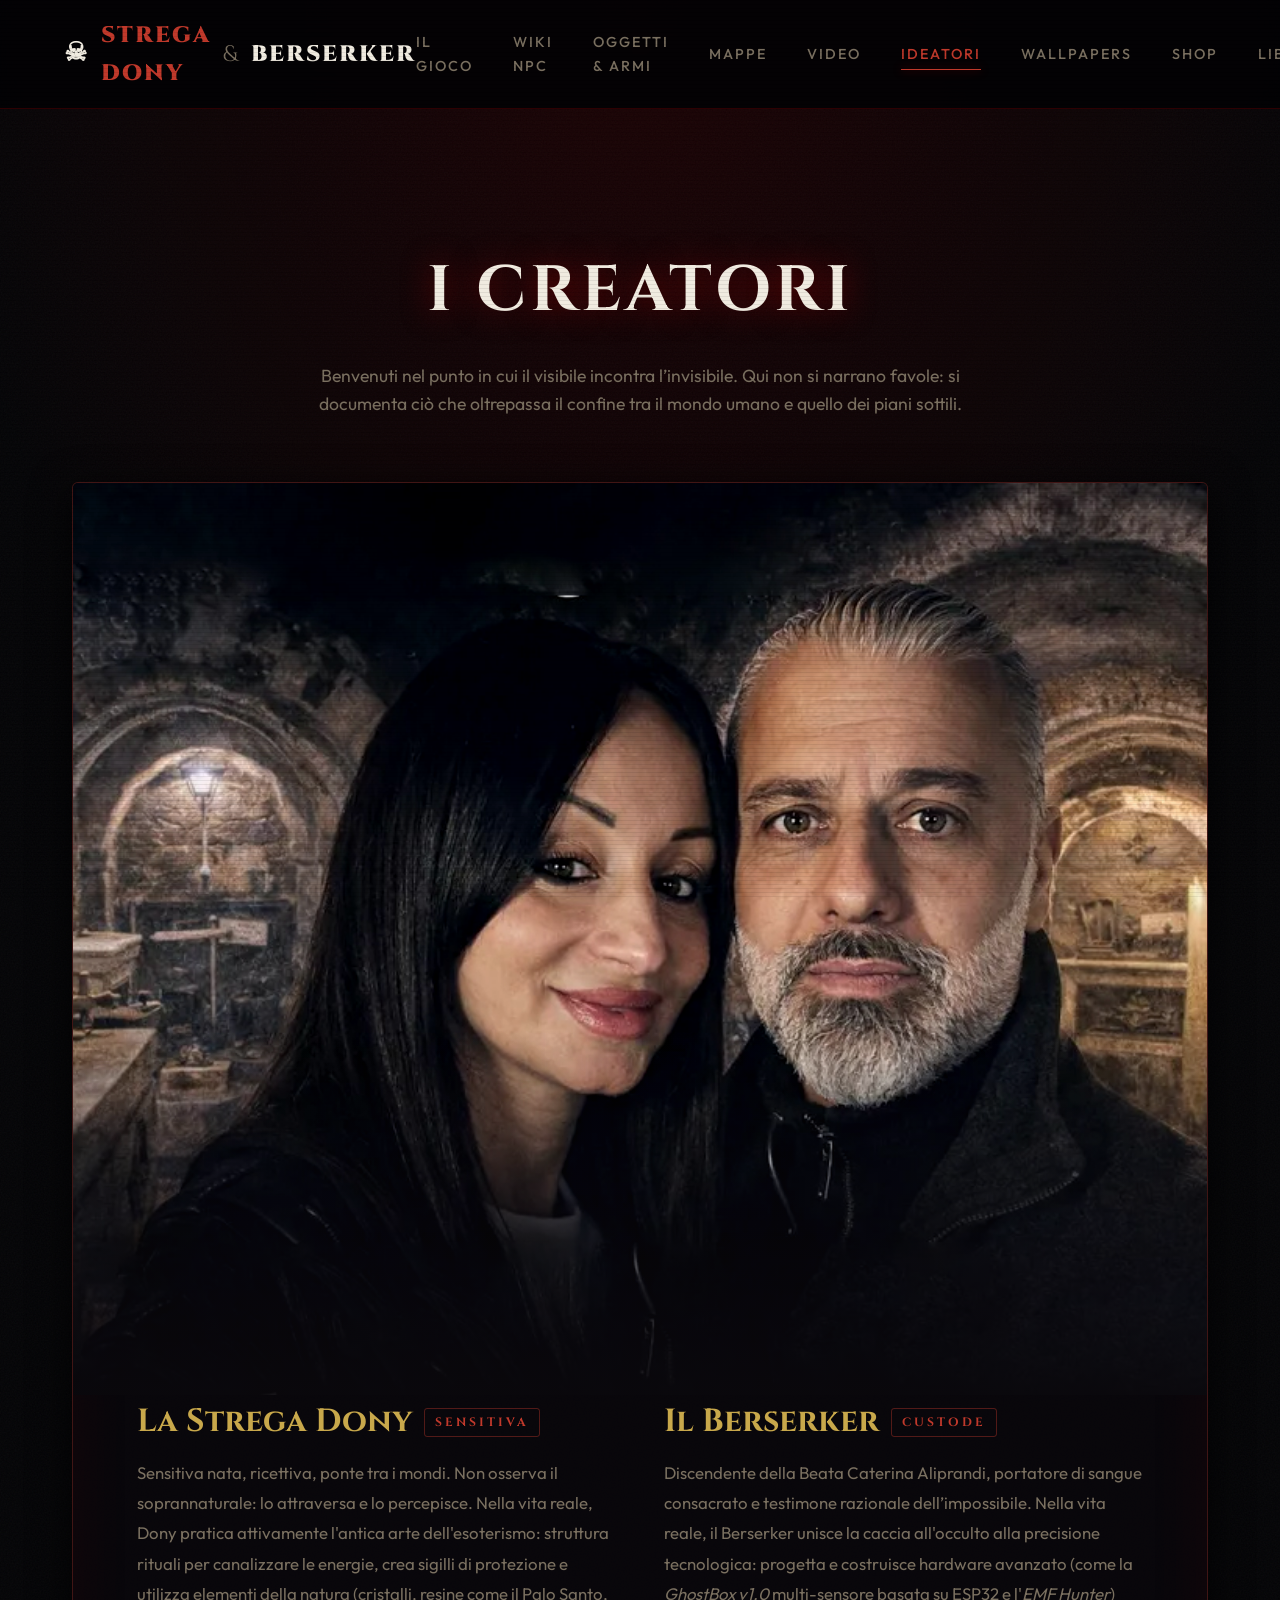
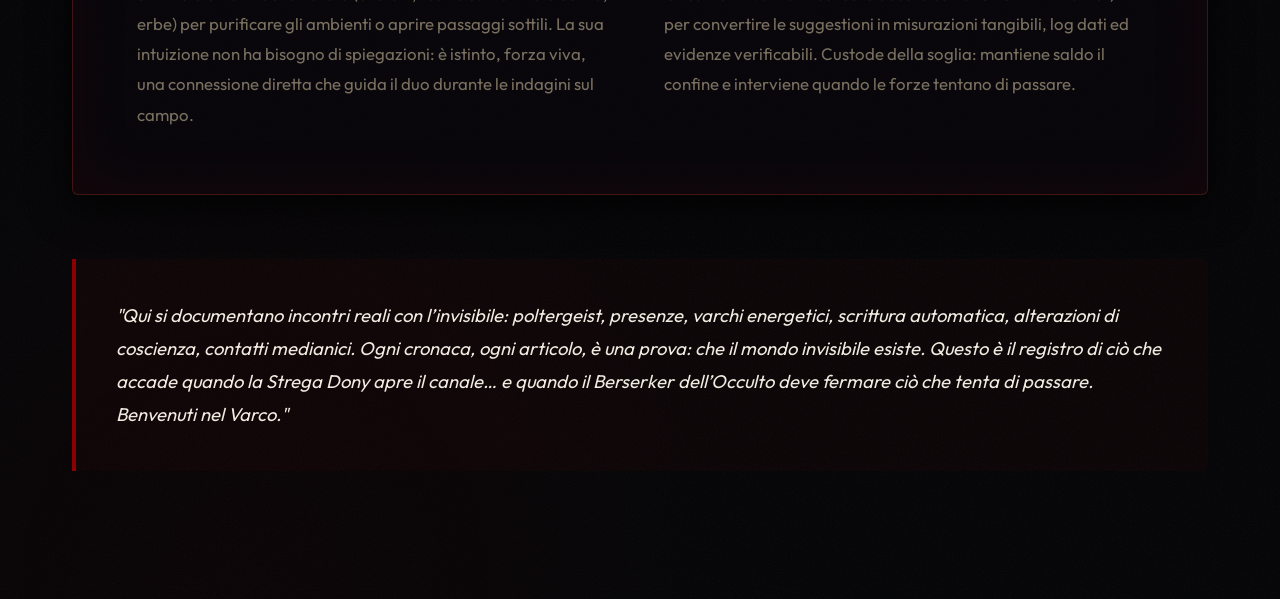
<file: ideatori.html>
<!DOCTYPE html>
<html lang="it">
<head>
    <meta charset="UTF-8">
    <meta name="viewport" content="width=device-width, initial-scale=1.0">
    <title>Ideatori e Sviluppatori — Strega Dony e il Berserker</title>
    <meta name="description" content="Chi sono la Strega Dony e il Berserker dell'Occulto. Scopri la verità dietro lo sviluppo del gioco.">
    <link rel="stylesheet" href="shared.css">
    <style>
        .container { max-width: 1200px; margin: 6rem auto 6rem; padding: 2rem; }
        .page-header { text-align: center; margin-bottom: 4rem; }
        .page-title {
            font-family: 'Cinzel', serif;
            font-size: clamp(2.5rem, 5vw, 4rem);
            color: var(--text-bright);
            text-transform: uppercase;
            letter-spacing: 4px;
            margin-bottom: 1rem;
            text-shadow: 0 0 30px var(--blood-glow);
        }
        .page-sub { color: var(--text-dim); font-size: 1.1rem; max-width: 700px; margin: 0 auto; line-height: 1.6; }
        
        .creators-card {
            background: rgba(10, 8, 12, 0.85);
            border: 1px solid rgba(192, 57, 43, 0.3);
            border-radius: 6px;
            overflow: hidden;
            display: flex;
            flex-direction: column;
            box-shadow: 0 10px 40px rgba(0, 0, 0, 0.8), inset 0 0 60px rgba(139, 0, 0, 0.1);
        }

        .creators-image {
            position: relative;
            width: 100%;
        }

        .creators-image img {
            display: block;
            width: 100%;
            height: auto;
            object-fit: contain;
            filter: contrast(1.1) saturate(0.85);
        }
        
        .creators-image::after {
            content: '';
            position: absolute;
            inset: 0;
            background: linear-gradient(to top, rgba(10,8,12,0.95) 0%, transparent 40%);
            pointer-events: none;
        }

        .creators-content {
            padding: 0 4rem 4rem;
            display: grid;
            grid-template-columns: 1fr 1fr;
            gap: 3rem;
            position: relative;
            z-index: 2;
        }

        .creator-block { margin-bottom: 0; }

        .creator-name {
            font-family: 'Cinzel', serif;
            font-size: 2rem;
            color: var(--accent-gold);
            margin-bottom: 0.5rem;
            display: flex;
            align-items: center;
            gap: 12px;
        }

        .creator-role {
            font-size: 0.75rem;
            letter-spacing: 3px;
            text-transform: uppercase;
            color: var(--blood-bright);
            padding: 3px 10px;
            border: 1px solid rgba(192,57,43,0.4);
            border-radius: 3px;
        }

        .creator-desc {
            color: var(--text-dim);
            line-height: 1.8;
            font-size: 1.05rem;
        }
        
        .quote-block {
            margin-top: 4rem;
            padding: 2.5rem;
            border-left: 4px solid var(--blood-red);
            background: rgba(139, 0, 0, 0.05);
            font-style: italic;
            color: var(--text-bright);
            font-size: 1.15rem;
            line-height: 1.8;
            border-radius: 0 6px 6px 0;
        }

        @media (max-width: 900px) {
            .creators-content { grid-template-columns: 1fr; padding: 0 2rem 3rem; gap: 2rem; }
            .creator-block { margin-bottom: 1rem; }
        }
    </style>
</head>
<body>

    <!-- ── NAV ──────────────────────────────────────────────── -->
    <nav>
        <a href="index.html" class="nav-brand">
            <span class="skull">☠</span>
            <span class="brand-red">STREGA DONY</span>
            <span class="brand-amp">&amp;</span>
            BERSERKER
        </a>
        <div class="nav-links">
            <a href="index.html">Il Gioco</a>
            <a href="compendio.html">Wiki NPC</a>
            <a href="oggetti.html">Oggetti &amp; Armi</a>
            <a href="mappe.html">Mappe</a>
            <a href="video.html">Video</a>
            <a href="ideatori.html" class="active">Ideatori</a>
            <a href="wallpapers.html">Wallpapers</a>
            <a href="shop.html">Shop</a>
            <a href="libri.html">Libri</a>
        </div>
    </nav>

    <!-- ── CONTAINER ─────────────────────────────────────────── -->
    <main class="container">
        <header class="page-header">
            <h1 class="page-title">I Creatori</h1>
            <p class="page-sub">
                Benvenuti nel punto in cui il visibile incontra l’invisibile. Qui non si narrano favole: si documenta ciò che oltrepassa il confine tra il mondo umano e quello dei piani sottili.
            </p>
        </header>

        <div class="creators-card">
            <div class="creators-image">
                <img src="images/You_Tube_2.jpg" alt="La Strega Dony e il Berserker dell'Occulto">
            </div>
            <div class="creators-content">
                
                <div class="creator-block">
                    <h2 class="creator-name">La Strega Dony <span class="creator-role">Sensitiva</span></h2>
                    <p class="creator-desc">
                        Sensitiva nata, ricettiva, ponte tra i mondi. Non osserva il soprannaturale: lo attraversa e lo percepisce. Nella vita reale, Dony pratica attivamente l'antica arte dell'esoterismo: struttura rituali per canalizzare le energie, crea sigilli di protezione e utilizza elementi della natura (cristalli, resine come il Palo Santo, erbe) per purificare gli ambienti o aprire passaggi sottili. La sua intuizione non ha bisogno di spiegazioni: è istinto, forza viva, una connessione diretta che guida il duo durante le indagini sul campo.
                    </p>
                </div>

                <div class="creator-block">
                    <h2 class="creator-name">Il Berserker <span class="creator-role">Custode</span></h2>
                    <p class="creator-desc">
                        Discendente della Beata Caterina Aliprandi, portatore di sangue consacrato e testimone razionale dell’impossibile. Nella vita reale, il Berserker unisce la caccia all'occulto alla precisione tecnologica: progetta e costruisce hardware avanzato (come la <em>GhostBox v1.0</em> multi-sensore basata su ESP32 e l'<em>EMF Hunter</em>) per convertire le suggestioni in misurazioni tangibili, log dati ed evidenze verificabili. Custode della soglia: mantiene saldo il confine e interviene quando le forze tentano di passare.
                    </p>
                </div>

            </div>
        </div>

        <div class="quote-block">
            "Qui si documentano incontri reali con l’invisibile: poltergeist, presenze, varchi energetici, scrittura automatica, alterazioni di coscienza, contatti medianici. Ogni cronaca, ogni articolo, è una prova: che il mondo invisibile esiste. Questo è il registro di ciò che accade quando la Strega Dony apre il canale… e quando il Berserker dell’Occulto deve fermare ciò che tenta di passare. Benvenuti nel Varco."
        </div>
    </main>

</body>
</html>
</file>
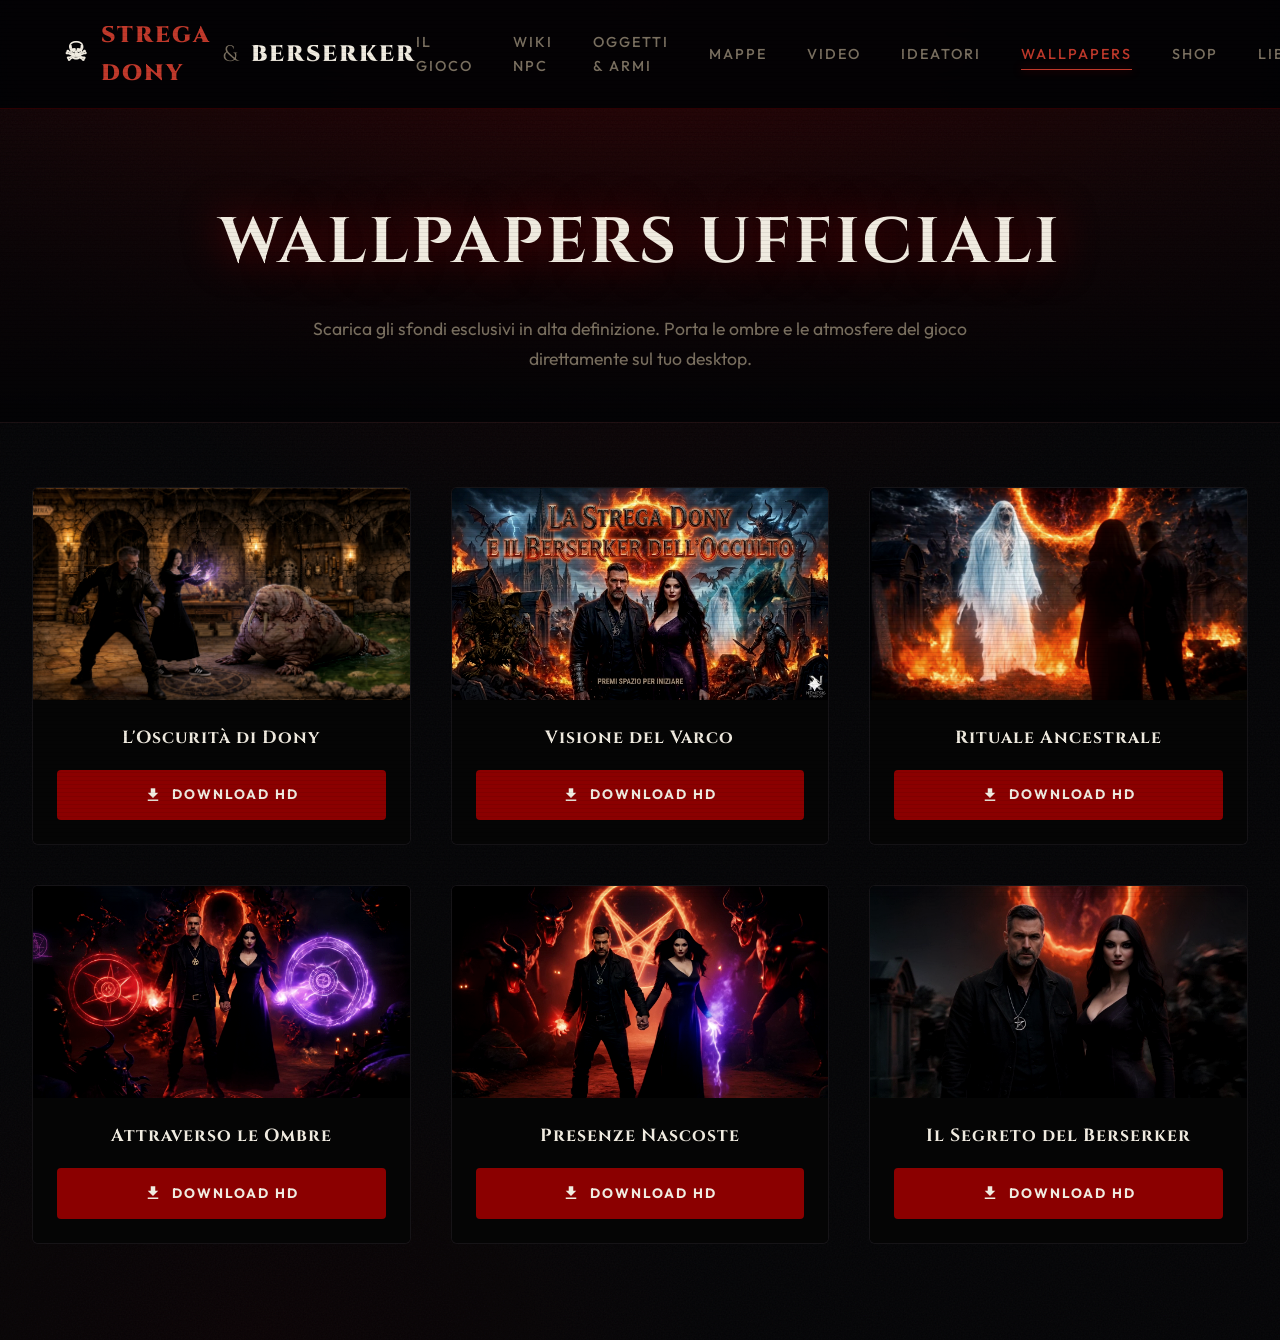
<file: wallpapers.html>
<!DOCTYPE html>
<html lang="it">
<head>
    <meta charset="UTF-8">
    <meta name="viewport" content="width=device-width, initial-scale=1.0">
    <title>Wallpapers — Strega Dony e il Berserker</title>
    <meta name="description" content="Scarica gli sfondi esclusivi di Strega Dony e il Berserker dell'Occulto.">
    <link rel="stylesheet" href="shared.css">
    <style>
        .container { max-width: 1300px; margin: 0 auto; padding: 0 2rem 6rem; }
        
        header {
            text-align: center;
            padding: 5rem 2rem 3rem;
            background: linear-gradient(to bottom, rgba(139,0,0,0.08), var(--bg-void));
            border-bottom: 1px solid rgba(255,255,255,0.04);
            margin-bottom: 4rem;
        }

        header h1 {
            font-family: 'Cinzel', serif;
            font-size: clamp(2rem, 5vw, 4rem);
            color: var(--text-bright);
            text-transform: uppercase;
            letter-spacing: 3px;
            text-shadow: 0 0 40px var(--blood-glow);
        }

        header p {
            color: var(--text-dim);
            font-size: 1.1rem;
            max-width: 700px;
            margin: 1rem auto 0;
        }

        .wallpaper-grid {
            display: grid;
            grid-template-columns: repeat(auto-fill, minmax(350px, 1fr));
            gap: 2.5rem;
        }

        .wp-card {
            background: rgba(10, 8, 12, 0.8);
            border: 1px solid rgba(255,255,255,0.05);
            border-radius: 6px;
            overflow: hidden;
            transition: transform 0.4s, box-shadow 0.4s, border-color 0.4s;
            display: flex;
            flex-direction: column;
            animation: fadeUp 0.6s ease forwards;
            opacity: 0;
        }

        .wp-card:hover {
            transform: translateY(-8px);
            box-shadow: 0 20px 40px rgba(0,0,0,0.8), 0 0 30px rgba(139,0,0,0.2);
            border-color: rgba(192,57,43,0.4);
        }

        .wp-image {
            width: 100%;
            padding-bottom: 56.25%; /* 16:9 */
            position: relative;
            background: #000;
        }

        .wp-image img {
            position: absolute;
            inset: 0;
            width: 100%;
            height: 100%;
            object-fit: cover;
            filter: contrast(1.1) saturate(0.85);
            transition: filter 0.4s;
        }

        .wp-card:hover .wp-image img {
            filter: contrast(1.15) saturate(1);
        }

        .wp-info {
            padding: 1.5rem;
            text-align: center;
            display: flex;
            flex-direction: column;
            gap: 1rem;
            background: rgba(5, 5, 5, 0.9);
        }

        .wp-title {
            font-family: 'Cinzel', serif;
            color: var(--text-bright);
            font-size: 1.1rem;
            letter-spacing: 1px;
        }

        .download-btn {
            display: inline-flex;
            align-items: center;
            justify-content: center;
            gap: 10px;
            background: var(--blood-red);
            color: var(--text-bright);
            text-decoration: none;
            padding: 0.8rem 1.5rem;
            border-radius: 4px;
            font-size: 0.85rem;
            font-weight: 700;
            text-transform: uppercase;
            letter-spacing: 2px;
            transition: all 0.3s;
            border: 1px solid transparent;
        }

        .download-btn:hover {
            background: rgba(139, 0, 0, 0.8);
            border-color: var(--blood-bright);
            box-shadow: 0 0 15px rgba(192, 57, 43, 0.4);
        }

        .download-btn svg {
            width: 18px;
            height: 18px;
            fill: currentColor;
        }

        @keyframes fadeUp {
            from { opacity: 0; transform: translateY(24px); }
            to   { opacity: 1; transform: translateY(0); }
        }

        @media (max-width: 768px) {
            .wallpaper-grid { grid-template-columns: 1fr; }
        }
    </style>
</head>
<body>

    <nav>
        <a href="index.html" class="nav-brand">
            <span class="skull">☠</span>
            <span class="brand-red">STREGA DONY</span>
            <span class="brand-amp">&amp;</span>
            BERSERKER
        </a>
        <div class="nav-links">
            <a href="index.html">Il Gioco</a>
            <a href="compendio.html">Wiki NPC</a>
            <a href="oggetti.html">Oggetti &amp; Armi</a>
            <a href="mappe.html">Mappe</a>
            <a href="video.html">Video</a>
            <a href="ideatori.html">Ideatori</a>
            <a href="wallpapers.html" class="active">Wallpapers</a>
            <a href="shop.html">Shop</a>
            <a href="libri.html">Libri</a>
        </div>
    </nav>

    <header>
        <h1>Wallpapers Ufficiali</h1>
        <p>Scarica gli sfondi esclusivi in alta definizione. Porta le ombre e le atmosfere del gioco direttamente sul tuo desktop.</p>
    </header>

    <main class="container">
        <div class="wallpaper-grid">
            
            <div class="wp-card" style="animation-delay: 0.0s">
                <div class="wp-image">
                    <img src="WallPapers/wallpaper_1.png" alt="Wallpaper 1">
                </div>
                <div class="wp-info">
                    <h3 class="wp-title">L'Oscurità di Dony</h3>
                    <a href="WallPapers/wallpaper_1.png" download class="download-btn">
                        <svg viewBox="0 0 24 24"><path d="M19 9h-4V3H9v6H5l7 7 7-7zM5 18v2h14v-2H5z"/></svg>
                        Download HD
                    </a>
                </div>
            </div>

            <div class="wp-card" style="animation-delay: 0.1s">
                <div class="wp-image">
                    <img src="WallPapers/wallpaper_2.png" alt="Wallpaper 2">
                </div>
                <div class="wp-info">
                    <h3 class="wp-title">Visione del Varco</h3>
                    <a href="WallPapers/wallpaper_2.png" download class="download-btn">
                        <svg viewBox="0 0 24 24"><path d="M19 9h-4V3H9v6H5l7 7 7-7zM5 18v2h14v-2H5z"/></svg>
                        Download HD
                    </a>
                </div>
            </div>

            <div class="wp-card" style="animation-delay: 0.2s">
                <div class="wp-image">
                    <img src="WallPapers/wallpaper_3.jpg" alt="Wallpaper 3">
                </div>
                <div class="wp-info">
                    <h3 class="wp-title">Rituale Ancestrale</h3>
                    <a href="WallPapers/wallpaper_3.jpg" download class="download-btn">
                        <svg viewBox="0 0 24 24"><path d="M19 9h-4V3H9v6H5l7 7 7-7zM5 18v2h14v-2H5z"/></svg>
                        Download HD
                    </a>
                </div>
            </div>

            <div class="wp-card" style="animation-delay: 0.3s">
                <div class="wp-image">
                    <img src="WallPapers/wallpaper_4.png" alt="Wallpaper 4">
                </div>
                <div class="wp-info">
                    <h3 class="wp-title">Attraverso le Ombre</h3>
                    <a href="WallPapers/wallpaper_4.png" download class="download-btn">
                        <svg viewBox="0 0 24 24"><path d="M19 9h-4V3H9v6H5l7 7 7-7zM5 18v2h14v-2H5z"/></svg>
                        Download HD
                    </a>
                </div>
            </div>

            <div class="wp-card" style="animation-delay: 0.4s">
                <div class="wp-image">
                    <img src="WallPapers/wallpaper_5.png" alt="Wallpaper 5">
                </div>
                <div class="wp-info">
                    <h3 class="wp-title">Presenze Nascoste</h3>
                    <a href="WallPapers/wallpaper_5.png" download class="download-btn">
                        <svg viewBox="0 0 24 24"><path d="M19 9h-4V3H9v6H5l7 7 7-7zM5 18v2h14v-2H5z"/></svg>
                        Download HD
                    </a>
                </div>
            </div>

            <div class="wp-card" style="animation-delay: 0.5s">
                <div class="wp-image">
                    <img src="WallPapers/wallpaper_6.png" alt="Wallpaper 6">
                </div>
                <div class="wp-info">
                    <h3 class="wp-title">Il Segreto del Berserker</h3>
                    <a href="WallPapers/wallpaper_6.png" download class="download-btn">
                        <svg viewBox="0 0 24 24"><path d="M19 9h-4V3H9v6H5l7 7 7-7zM5 18v2h14v-2H5z"/></svg>
                        Download HD
                    </a>
                </div>
            </div>

        </div>
    </main>

</body>
</html>
</file>
<file: shared.css>
/* ================================================================
   STREGA DONY E IL BERSERKER — shared.css
   Horror Grotesque Design System
================================================================ */

/* Google Fonts */
@import url('https://fonts.googleapis.com/css2?family=Cinzel:wght@400;700;900&family=Creepster&family=Outfit:wght@300;400;500;700&display=swap');

:root {
    --bg-void:       #030305;
    --bg-surface:    rgba(10, 8, 12, 0.85);
    --blood-red:     #8b0000;
    --blood-bright:  #c0392b;
    --blood-glow:    rgba(139, 0, 0, 0.7);
    --flesh:         #c9a880;
    --bone:          #d4c9a8;
    --poison-green:  #3d5a1e;
    --accent-gold:   #c8a84b;
    --accent-glow:   rgba(200, 168, 75, 0.5);
    --neon-blue:     #4a90e2;
    --text-bright:   #f0ebe0;
    --text-dim:      #7a7060;
    --glass-edge:    rgba(255, 255, 255, 0.06);
    --card-bg-enemy:   rgba(25, 5, 5, 0.82);
    --card-bg-neutral: rgba(5, 10, 25, 0.82);
}

/* ── Reset ──────────────────────────────────────────────── */
*, *::before, *::after { margin: 0; padding: 0; box-sizing: border-box; }

html { scroll-behavior: smooth; }

body {
    background-color: var(--bg-void);
    background-image:
        radial-gradient(ellipse 80% 60% at 50% 0%,   rgba(139,0,0,0.18) 0%, transparent 70%),
        radial-gradient(ellipse 60% 40% at 20% 100%, rgba(50,0,0,0.15)  0%, transparent 60%),
        url("data:image/svg+xml,%3Csvg xmlns='http://www.w3.org/2000/svg' width='300' height='300'%3E%3Cfilter id='n'%3E%3CfeTurbulence type='fractalNoise' baseFrequency='0.65' numOctaves='3' stitchTiles='stitch'/%3E%3C/filter%3E%3Crect width='300' height='300' filter='url(%23n)' opacity='0.04'/%3E%3C/svg%3E");
    color: var(--text-bright);
    font-family: 'Outfit', sans-serif;
    min-height: 100vh;
    line-height: 1.7;
    overflow-x: hidden;
}

/* Scanlines overlay */
body::before {
    content: '';
    position: fixed;
    inset: 0;
    pointer-events: none;
    z-index: 9999;
    background: repeating-linear-gradient(
        0deg,
        transparent,
        transparent 3px,
        rgba(0,0,0,0.07) 3px,
        rgba(0,0,0,0.07) 4px
    );
}

/* ── Navigation ─────────────────────────────────────────── */
nav {
    background: rgba(3, 3, 5, 0.9);
    backdrop-filter: blur(20px);
    border-bottom: 1px solid rgba(139,0,0,0.35);
    padding: 1rem 4rem;
    position: sticky;
    top: 0;
    z-index: 1000;
    display: flex;
    justify-content: space-between;
    align-items: center;
}

.nav-brand {
    font-family: 'Cinzel', serif;
    font-size: 1.4rem;
    font-weight: 900;
    text-decoration: none;
    color: var(--text-bright);
    letter-spacing: 2px;
    display: flex;
    align-items: center;
    gap: 12px;
}

.nav-brand .skull { font-size: 1.6rem; animation: skullanim 4s ease-in-out infinite; }
@keyframes skullanim {
    0%,100% { transform: rotate(-5deg); filter: drop-shadow(0 0 6px var(--blood-red)); }
    50%      { transform: rotate(5deg);  filter: drop-shadow(0 0 14px var(--blood-red)); }
}

.nav-brand .brand-red  { color: var(--blood-bright); }
.nav-brand .brand-amp  { color: var(--text-dim); font-weight: 300; }

.nav-links {
    display: flex;
    gap: 2.5rem;
    align-items: center;
}

.nav-links a {
    font-size: 0.9rem;
    font-weight: 500;
    text-transform: uppercase;
    letter-spacing: 2px;
    color: var(--text-dim);
    text-decoration: none;
    position: relative;
    transition: color 0.3s;
}

.nav-links a::after {
    content: '';
    position: absolute;
    bottom: -4px;
    left: 0;
    width: 0;
    height: 1px;
    background: var(--blood-bright);
    box-shadow: 0 0 8px var(--blood-red);
    transition: width 0.4s ease;
}

.nav-links a:hover  { color: var(--text-bright); }
.nav-links a:hover::after,
.nav-links a.active::after { width: 100%; }
.nav-links a.active { color: var(--blood-bright); }

/* ── Drip decoration ────────────────────────────────────── */
.drip-bar {
    position: relative;
    height: 24px;
    background: var(--blood-red);
    overflow: visible;
}

.drip-bar svg {
    position: absolute;
    bottom: -40px;
    left: 0;
    width: 100%;
    height: 50px;
    pointer-events: none;
}

/* ── Section titles ─────────────────────────────────────── */
.section-badge {
    display: inline-block;
    font-size: 0.78rem;
    font-weight: 700;
    letter-spacing: 4px;
    text-transform: uppercase;
    color: var(--blood-bright);
    border: 1px solid rgba(192,57,43,0.5);
    padding: 0.3rem 1.2rem;
    border-radius: 2px;
    margin-bottom: 1.2rem;
    animation: badge-pulse 3s ease-in-out infinite;
}

@keyframes badge-pulse {
    0%,100% { box-shadow: 0 0 0 0 rgba(192,57,43,0.3); }
    50%      { box-shadow: 0 0 12px 4px rgba(192,57,43,0.15); }
}

.glitch-title {
    font-family: 'Cinzel', serif;
    font-weight: 900;
    text-transform: uppercase;
    letter-spacing: 3px;
    position: relative;
    color: var(--text-bright);
    isolation: isolate;
}

.glitch-title::before,
.glitch-title::after {
    content: attr(data-text);
    position: absolute;
    inset: 0;
    z-index: -1;
    clip-path: polygon(0 0, 100% 0, 100% 45%, 0 45%);
    opacity: 0.55;
}

.glitch-title::before {
    left: 2px;
    color: #8b5a3a;
    animation: glitch-top 6s infinite 0.5s;
}

.glitch-title::after {
    left: -2px;
    color: #5c2e10;
    clip-path: polygon(0 55%, 100% 55%, 100% 100%, 0 100%);
    animation: glitch-bot 6s infinite 1.2s;
}

@keyframes glitch-top {
    0%,90%,100% { transform: translate(0); opacity: 0; }
    92%          { transform: translate(-2px,-1px); opacity: 0.55; }
    94%          { transform: translate(2px,1px);  opacity: 0.55; }
}

@keyframes glitch-bot {
    0%,88%,100% { transform: translate(0); opacity: 0; }
    90%          { transform: translate(2px,1px);  opacity: 0.45; }
    93%          { transform: translate(-2px,-1px); opacity: 0.45; }
}

/* ── Cards ──────────────────────────────────────────────── */
.npc-card {
    border-radius: 6px;
    border: 1px solid var(--glass-edge);
    padding: 1.4rem;
    backdrop-filter: blur(14px);
    transition: transform 0.45s cubic-bezier(.2,.9,.3,1.1), box-shadow 0.45s;
    position: relative;
    overflow: hidden;
    display: flex;
    flex-direction: column;
}

.npc-card.enemy   { background: var(--card-bg-enemy); }
.npc-card.neutral { background: var(--card-bg-neutral); }

/* corner gore accents */
.npc-card::after {
    content: '';
    position: absolute;
    bottom: 0; right: 0;
    width: 40px; height: 40px;
    background: transparent;
    border-bottom: 2px solid;
    border-right: 2px solid;
    border-radius: 0 0 6px 0;
    opacity: 0.4;
    transition: opacity 0.3s, width 0.3s, height 0.3s;
}

.npc-card.enemy::after   { border-color: var(--blood-bright); }
.npc-card.neutral::after { border-color: var(--neon-blue); }

/* top bar glow */
.npc-card::before {
    content: '';
    position: absolute;
    top: 0; left: 0; right: 0;
    height: 3px;
    opacity: 0;
    transition: opacity 0.35s;
}

.npc-card.enemy::before   { background: linear-gradient(90deg, transparent, var(--blood-bright), transparent); }
.npc-card.neutral::before { background: linear-gradient(90deg, transparent, var(--neon-blue), transparent); }

.npc-card:hover { transform: translateY(-12px); }
.npc-card:hover::before  { opacity: 1; }
.npc-card:hover::after   { opacity: 1; width: 60px; height: 60px; }

.npc-card.enemy:hover {
    box-shadow: 0 24px 50px rgba(0,0,0,0.7), 0 0 40px rgba(139,0,0,0.2), inset 0 0 60px rgba(139,0,0,0.04);
    border-color: rgba(192,57,43,0.4);
}

.npc-card.neutral:hover {
    box-shadow: 0 24px 50px rgba(0,0,0,0.7), 0 0 40px rgba(74,144,226,0.15);
    border-color: rgba(74,144,226,0.35);
}

/* ── Card image ─────────────────────────────────────────── */
.npc-img-container {
    width: 100%;
    height: 230px;
    background: radial-gradient(circle at center, rgba(255,255,255,0.03) 0%, rgba(0,0,0,0.7) 100%);
    border-radius: 4px;
    margin-bottom: 1.2rem;
    display: flex;
    align-items: center;
    justify-content: center;
    overflow: hidden;
    position: relative;
    border: 1px solid rgba(255,255,255,0.04);
}

.npc-img-container::after {
    content: '';
    position: absolute;
    inset: 0;
    background: linear-gradient(to top, rgba(0,0,0,0.6) 0%, transparent 50%);
    pointer-events: none;
}

.npc-img {
    max-width: 85%; max-height: 85%;
    object-fit: contain;
    image-rendering: pixelated;
    filter: drop-shadow(0 8px 20px rgba(0,0,0,1));
    transition: transform 0.6s cubic-bezier(.2,.9,.3,1.2), filter 0.5s;
}

.npc-card.enemy .npc-img { filter: drop-shadow(0 8px 20px rgba(0,0,0,1)) saturate(0.8) brightness(0.9); }

.npc-card:hover .npc-img {
    transform: scale(1.18) translateY(-6px);
    filter: drop-shadow(0 12px 30px rgba(0,0,0,0.9)) brightness(1.1);
}

/* ── Card text ──────────────────────────────────────────── */
.npc-name {
    font-family: 'Cinzel', serif;
    font-size: 1.5rem;
    color: var(--text-bright);
    margin-bottom: 0.8rem;
    padding-bottom: 0.6rem;
    border-bottom: 1px solid rgba(255,255,255,0.06);
    display: flex;
    align-items: center;
    gap: 8px;
}

.npc-card.enemy   .npc-name .name-line { background: linear-gradient(90deg, var(--blood-bright), transparent); }
.npc-card.neutral .npc-name .name-line { background: linear-gradient(90deg, var(--neon-blue), transparent); }
.name-line { flex: 1; height: 1px; opacity: 0.5; }

.npc-bio {
    color: var(--text-dim);
    font-size: 0.98rem;
    font-weight: 300;
    margin-bottom: 1.2rem;
    flex-grow: 1;
    line-height: 1.65;
}

.npc-drop {
    background: rgba(0,0,0,0.55);
    padding: 1rem 1.2rem;
    border-radius: 4px;
}

.npc-card.enemy   .npc-drop { border-left: 3px solid var(--blood-red); }
.npc-card.neutral .npc-drop { border-left: 3px solid var(--neon-blue); }

.drop-label {
    display: block;
    font-size: 0.75rem;
    text-transform: uppercase;
    letter-spacing: 2.5px;
    font-weight: 700;
    margin-bottom: 0.5rem;
}

.npc-card.enemy   .drop-label { color: var(--blood-bright); }
.npc-card.neutral .drop-label { color: var(--neon-blue); }

.drop-item {
    font-size: 0.98rem;
    font-weight: 500;
    color: var(--bone);
    display: flex;
    align-items: flex-start;
    gap: 8px;
}

/* ── Grid ───────────────────────────────────────────────── */
.npc-grid {
    display: grid;
    grid-template-columns: repeat(auto-fill, minmax(320px, 1fr));
    gap: 2.2rem;
}

/* ── Fade-in animation ──────────────────────────────────── */
@keyframes fadeUp {
    from { opacity: 0; transform: translateY(36px); }
    to   { opacity: 1; transform: translateY(0); }
}

.npc-card {
    animation: fadeUp 0.7s cubic-bezier(.2,.9,.3,1.1) forwards;
    opacity: 0;
}

/* ── Section divider ────────────────────────────────────── */
.section-title {
    font-family: 'Cinzel', serif;
    font-size: 2.2rem;
    font-weight: 900;
    text-align: center;
    text-transform: uppercase;
    letter-spacing: 4px;
    margin: 5rem 0 2.5rem;
    padding-bottom: 1rem;
}

.section-title.enemy {
    color: var(--blood-bright);
    border-bottom: 1px solid rgba(192,57,43,0.35);
    text-shadow: 0 0 30px var(--blood-glow);
}

.section-title.neutral {
    color: var(--neon-blue);
    border-bottom: 1px solid rgba(74,144,226,0.3);
    text-shadow: 0 0 25px rgba(74,144,226,0.4);
}

/* ── Responsive ─────────────────────────────────────────── */
@media (max-width: 768px) {
    nav { padding: 1rem 1.5rem; }
    .nav-links a { font-size: 0.8rem; letter-spacing: 1px; }
    .nav-links { gap: 1.2rem; }
    .npc-grid { grid-template-columns: 1fr; }
    .section-title { font-size: 1.7rem; }
}
</file>
